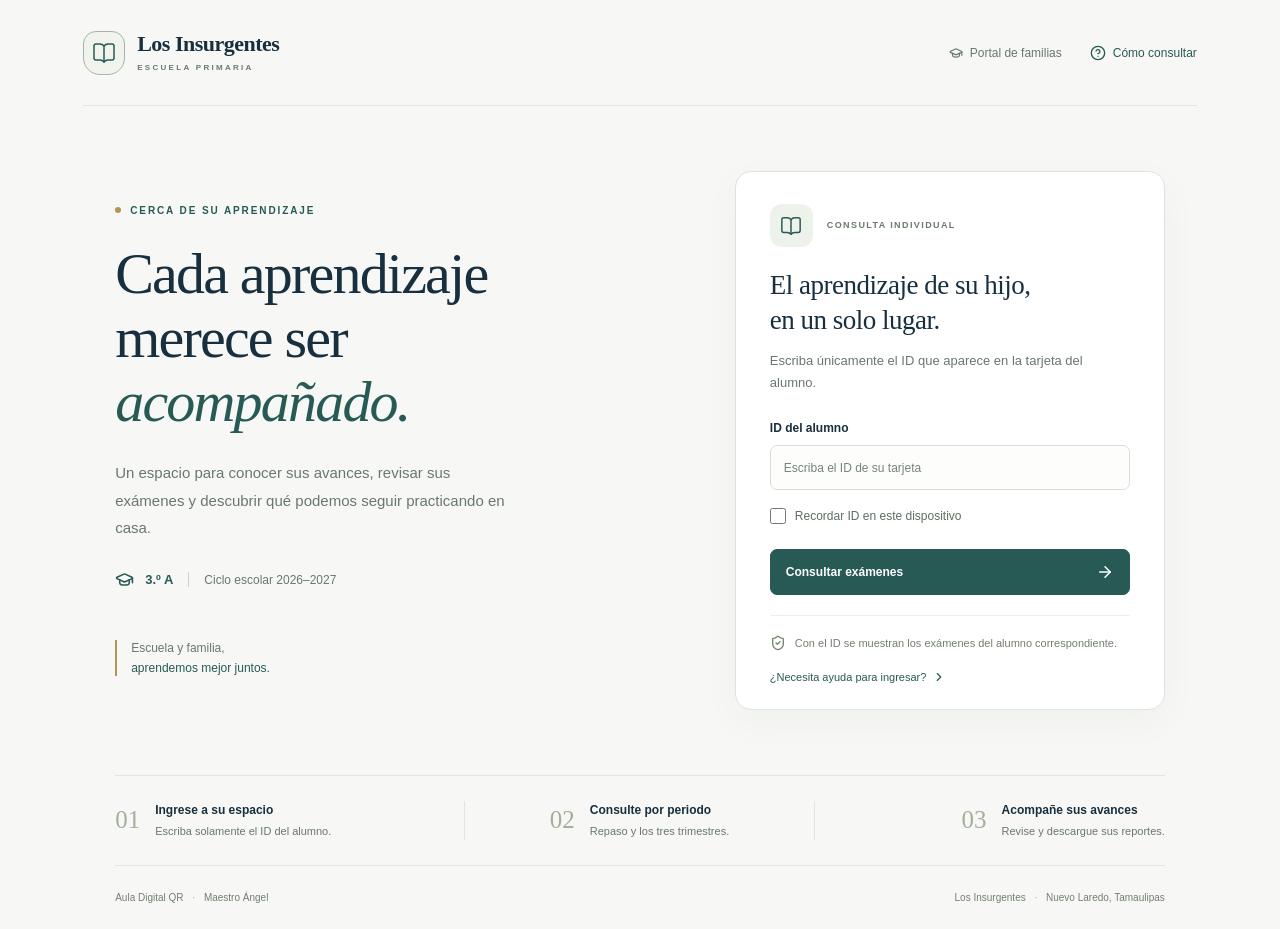
<file: index.html>
<!doctype html>
<html lang="es-MX">
  <head>
    <meta charset="UTF-8" />
    <meta name="viewport" content="width=device-width, initial-scale=1, viewport-fit=cover" />
    <meta name="theme-color" content="#275a54" />
    <meta name="description" content="Portal de exámenes revisados para las familias de 3.º A, Escuela Primaria Los Insurgentes." />
    <meta name="robots" content="noindex, nofollow, noarchive" />
    <meta name="referrer" content="no-referrer" />
    <title>Exámenes | Los Insurgentes · 3.º A</title>
    <style>body{margin:0;background:#f7f8f5;color:#172f3e;font-family:Arial,sans-serif}.initial-loading{min-height:70vh;display:grid;place-content:center;text-align:center;gap:12px;padding:30px}.initial-loading strong{font:28px Georgia,serif}.initial-loading p{font-size:14px;color:#647768}</style>
    <script type="module" crossorigin src="./assets/index-trimestre1-7f6f3061465d.js"></script>
    <link rel="stylesheet" crossorigin href="./assets/index-BqM36BnK.css">
  </head>
  <body>
    <div id="root"><div class="initial-loading"><strong>Los Insurgentes · 3.º A</strong><p>Preparando su consulta…</p></div></div>
    <noscript><p style="padding:30px">Active JavaScript en su navegador para consultar el examen con el ID de su tarjeta.</p></noscript>
  </body>
</html>
</file>
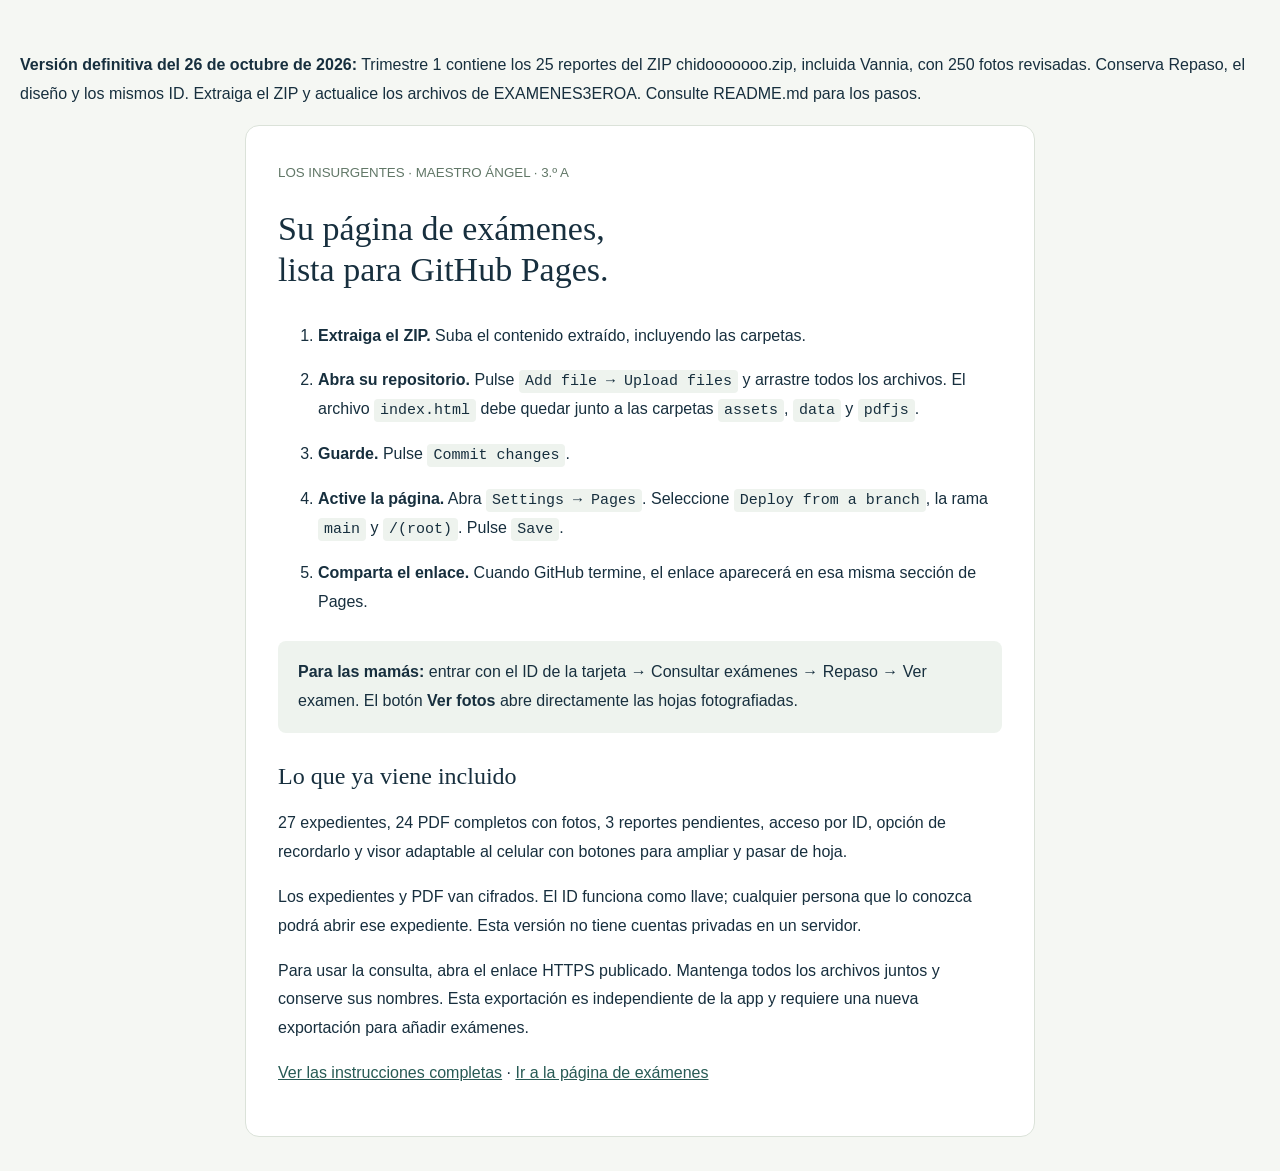
<file: INSTRUCCIONES.html>
<!doctype html>
<html lang="es-MX"><head><meta charset="utf-8"><meta name="viewport" content="width=device-width, initial-scale=1"><meta name="robots" content="noindex,nofollow"><title>Cómo publicar · Exámenes 3.º A</title><style>*{box-sizing:border-box}body{margin:0;padding:35px 20px;background:#f5f7f3;color:#172f3e;font:16px/1.8 Arial,sans-serif}main{max-width:790px;margin:auto;background:white;border:1px solid #dbe2d9;border-radius:14px;padding:32px}h1{font:34px/1.2 Georgia,serif}h2{font:24px Georgia,serif;margin-top:30px}li{padding:8px 0}code{font-size:15px;background:#eef3ee;padding:3px 6px;border-radius:4px}a{color:#275a54}aside{padding:17px 20px;background:#eef3ee;border-radius:8px}small{color:#617767}@media(max-width:500px){body{padding:14px}main{padding:22px}h1{font-size:29px}}</style></head><body><p><strong>Versión definitiva del 26 de octubre de 2026:</strong> Trimestre 1 contiene los 25 reportes del ZIP chidooooooo.zip, incluida Vannia, con 250 fotos revisadas. Conserva Repaso, el diseño y los mismos ID. Extraiga el ZIP y actualice los archivos de EXAMENES3EROA. Consulte README.md para los pasos.</p><main><small>LOS INSURGENTES · MAESTRO ÁNGEL · 3.º A</small><h1>Su página de exámenes,<br>lista para GitHub Pages.</h1><ol><li><strong>Extraiga el ZIP.</strong> Suba el contenido extraído, incluyendo las carpetas.</li><li><strong>Abra su repositorio.</strong> Pulse <code>Add file → Upload files</code> y arrastre todos los archivos. El archivo <code>index.html</code> debe quedar junto a las carpetas <code>assets</code>, <code>data</code> y <code>pdfjs</code>.</li><li><strong>Guarde.</strong> Pulse <code>Commit changes</code>.</li><li><strong>Active la página.</strong> Abra <code>Settings → Pages</code>. Seleccione <code>Deploy from a branch</code>, la rama <code>main</code> y <code>/(root)</code>. Pulse <code>Save</code>.</li><li><strong>Comparta el enlace.</strong> Cuando GitHub termine, el enlace aparecerá en esa misma sección de Pages.</li></ol><aside><strong>Para las mamás:</strong> entrar con el ID de la tarjeta → Consultar exámenes → Repaso → Ver examen. El botón <strong>Ver fotos</strong> abre directamente las hojas fotografiadas.</aside><h2>Lo que ya viene incluido</h2><p>27 expedientes, 24 PDF completos con fotos, 3 reportes pendientes, acceso por ID, opción de recordarlo y visor adaptable al celular con botones para ampliar y pasar de hoja.</p><p>Los expedientes y PDF van cifrados. El ID funciona como llave; cualquier persona que lo conozca podrá abrir ese expediente. Esta versión no tiene cuentas privadas en un servidor.</p><p>Para usar la consulta, abra el enlace HTTPS publicado. Mantenga todos los archivos juntos y conserve sus nombres. Esta exportación es independiente de la app y requiere una nueva exportación para añadir exámenes.</p><p><a href="README.md">Ver las instrucciones completas</a> · <a href="index.html">Ir a la página de exámenes</a></p></main></body></html>
</file>
<file: assets/index-BqM36BnK.css>
/*! tailwindcss v4.2.1 | MIT License | https://tailwindcss.com */
@layer properties{@supports (((-webkit-hyphens:none)) and (not (margin-trim:inline))) or ((-moz-orient:inline) and (not (color:rgb(from red r g b)))){*,:before,:after{--tw-rotate-x:initial;--tw-rotate-y:initial;--tw-rotate-z:initial;--tw-skew-x:initial;--tw-skew-y:initial;--tw-border-style:solid;--tw-shadow:0 0 #0000;--tw-shadow-color:initial;--tw-shadow-alpha:100%;--tw-inset-shadow:0 0 #0000;--tw-inset-shadow-color:initial;--tw-inset-shadow-alpha:100%;--tw-ring-color:initial;--tw-ring-shadow:0 0 #0000;--tw-inset-ring-color:initial;--tw-inset-ring-shadow:0 0 #0000;--tw-ring-inset:initial;--tw-ring-offset-width:0px;--tw-ring-offset-color:#fff;--tw-ring-offset-shadow:0 0 #0000;--tw-outline-style:solid;--tw-blur:initial;--tw-brightness:initial;--tw-contrast:initial;--tw-grayscale:initial;--tw-hue-rotate:initial;--tw-invert:initial;--tw-opacity:initial;--tw-saturate:initial;--tw-sepia:initial;--tw-drop-shadow:initial;--tw-drop-shadow-color:initial;--tw-drop-shadow-alpha:100%;--tw-drop-shadow-size:initial;--tw-backdrop-blur:initial;--tw-backdrop-brightness:initial;--tw-backdrop-contrast:initial;--tw-backdrop-grayscale:initial;--tw-backdrop-hue-rotate:initial;--tw-backdrop-invert:initial;--tw-backdrop-opacity:initial;--tw-backdrop-saturate:initial;--tw-backdrop-sepia:initial}::backdrop{--tw-rotate-x:initial;--tw-rotate-y:initial;--tw-rotate-z:initial;--tw-skew-x:initial;--tw-skew-y:initial;--tw-border-style:solid;--tw-shadow:0 0 #0000;--tw-shadow-color:initial;--tw-shadow-alpha:100%;--tw-inset-shadow:0 0 #0000;--tw-inset-shadow-color:initial;--tw-inset-shadow-alpha:100%;--tw-ring-color:initial;--tw-ring-shadow:0 0 #0000;--tw-inset-ring-color:initial;--tw-inset-ring-shadow:0 0 #0000;--tw-ring-inset:initial;--tw-ring-offset-width:0px;--tw-ring-offset-color:#fff;--tw-ring-offset-shadow:0 0 #0000;--tw-outline-style:solid;--tw-blur:initial;--tw-brightness:initial;--tw-contrast:initial;--tw-grayscale:initial;--tw-hue-rotate:initial;--tw-invert:initial;--tw-opacity:initial;--tw-saturate:initial;--tw-sepia:initial;--tw-drop-shadow:initial;--tw-drop-shadow-color:initial;--tw-drop-shadow-alpha:100%;--tw-drop-shadow-size:initial;--tw-backdrop-blur:initial;--tw-backdrop-brightness:initial;--tw-backdrop-contrast:initial;--tw-backdrop-grayscale:initial;--tw-backdrop-hue-rotate:initial;--tw-backdrop-invert:initial;--tw-backdrop-opacity:initial;--tw-backdrop-saturate:initial;--tw-backdrop-sepia:initial}}}@layer theme{:root,:host{--font-sans:ui-sans-serif, system-ui, sans-serif, "Apple Color Emoji", "Segoe UI Emoji", "Segoe UI Symbol", "Noto Color Emoji";--font-mono:ui-monospace, SFMono-Regular, Menlo, Monaco, Consolas, "Liberation Mono", "Courier New", monospace;--spacing:.25rem;--default-font-family:var(--font-sans);--default-mono-font-family:var(--font-mono)}}@layer base{*,:after,:before{box-sizing:border-box;border:0 solid;margin:0;padding:0}::backdrop{box-sizing:border-box;border:0 solid;margin:0;padding:0}::-webkit-file-upload-button{box-sizing:border-box;border:0 solid;margin:0;padding:0}::file-selector-button{box-sizing:border-box;border:0 solid;margin:0;padding:0}html,:host{-webkit-text-size-adjust:100%;-moz-tab-size:4;tab-size:4;line-height:1.5;font-family:var(--default-font-family,ui-sans-serif, system-ui, sans-serif, "Apple Color Emoji", "Segoe UI Emoji", "Segoe UI Symbol", "Noto Color Emoji");font-feature-settings:var(--default-font-feature-settings,normal);font-variation-settings:var(--default-font-variation-settings,normal);-webkit-tap-highlight-color:transparent}hr{height:0;color:inherit;border-top-width:1px}abbr:where([title]){-webkit-text-decoration:underline dotted;text-decoration:underline dotted}h1,h2,h3,h4,h5,h6{font-size:inherit;font-weight:inherit}a{color:inherit;-webkit-text-decoration:inherit;-webkit-text-decoration:inherit;-webkit-text-decoration:inherit;-webkit-text-decoration:inherit;text-decoration:inherit}b,strong{font-weight:bolder}code,kbd,samp,pre{font-family:var(--default-mono-font-family,ui-monospace, SFMono-Regular, Menlo, Monaco, Consolas, "Liberation Mono", "Courier New", monospace);font-feature-settings:var(--default-mono-font-feature-settings,normal);font-variation-settings:var(--default-mono-font-variation-settings,normal);font-size:1em}small{font-size:80%}sub,sup{vertical-align:baseline;font-size:75%;line-height:0;position:relative}sub{bottom:-.25em}sup{top:-.5em}table{text-indent:0;border-color:inherit;border-collapse:collapse}:-moz-focusring{outline:auto}progress{vertical-align:baseline}summary{display:list-item}ol,ul,menu{list-style:none}img,svg,video,canvas,audio,iframe,embed,object{vertical-align:middle;display:block}img,video{max-width:100%;height:auto}button,input,select,optgroup,textarea{font:inherit;font-feature-settings:inherit;font-variation-settings:inherit;letter-spacing:inherit;color:inherit;opacity:1;background-color:#0000;border-radius:0}::-webkit-file-upload-button{font:inherit;font-feature-settings:inherit;font-variation-settings:inherit;letter-spacing:inherit;color:inherit;opacity:1;background-color:#0000;border-radius:0}::file-selector-button{font:inherit;font-feature-settings:inherit;font-variation-settings:inherit;letter-spacing:inherit;color:inherit;opacity:1;background-color:#0000;border-radius:0}:where(select:-webkit-any([multiple],[size])) optgroup{font-weight:bolder}:where(select:is([multiple],[size])) optgroup{font-weight:bolder}:where(select:-webkit-any([multiple],[size])) optgroup option{padding-inline-start:20px}:where(select:is([multiple],[size])) optgroup option{padding-inline-start:20px}::-webkit-file-upload-button{margin-inline-end:4px}::file-selector-button{margin-inline-end:4px}::placeholder{opacity:1}@supports (not ((-webkit-appearance:-apple-pay-button))) or (contain-intrinsic-size:1px){::placeholder{color:currentColor}@supports (color:color-mix(in lab, red, red)){::placeholder{color:color-mix(in oklab, currentcolor 50%, transparent)}}}textarea{resize:vertical}::-webkit-search-decoration{-webkit-appearance:none}::-webkit-date-and-time-value{min-height:1lh;text-align:inherit}::-webkit-datetime-edit{display:inline-flex}::-webkit-datetime-edit-fields-wrapper{padding:0}::-webkit-datetime-edit{padding-block-start:0;padding-block-end:0}::-webkit-datetime-edit-year-field{padding-block-start:0;padding-block-end:0}::-webkit-datetime-edit-month-field{padding-block-start:0;padding-block-end:0}::-webkit-datetime-edit-day-field{padding-block-start:0;padding-block-end:0}::-webkit-datetime-edit-hour-field{padding-block-start:0;padding-block-end:0}::-webkit-datetime-edit-minute-field{padding-block-start:0;padding-block-end:0}::-webkit-datetime-edit-second-field{padding-block-start:0;padding-block-end:0}::-webkit-datetime-edit-millisecond-field{padding-block-start:0;padding-block-end:0}::-webkit-datetime-edit-meridiem-field{padding-block-start:0;padding-block-end:0}::-webkit-calendar-picker-indicator{line-height:1}:-moz-ui-invalid{box-shadow:none}button{-webkit-appearance:button;appearance:button}input:where([type=button],[type=reset],[type=submit]){-webkit-appearance:button;appearance:button}::-webkit-file-upload-button{-webkit-appearance:button;appearance:button}::file-selector-button{-webkit-appearance:button;appearance:button}::-webkit-inner-spin-button{height:auto}::-webkit-outer-spin-button{height:auto}[hidden]:where(:not([hidden=until-found])){display:none!important}}@layer components;@layer utilities{.invisible{visibility:hidden}.visible{visibility:visible}.absolute{position:absolute}.relative{position:relative}.static{position:static}.start:not(:-webkit-any(:lang(ae),:lang(ar),:lang(arc),:lang(bcc),:lang(bqi),:lang(ckb),:lang(dv),:lang(fa),:lang(glk),:lang(he),:lang(ku),:lang(mzn),:lang(nqo),:lang(pnb),:lang(ps),:lang(sd),:lang(ug),:lang(ur),:lang(yi))){left:var(--spacing)}.start:not(:is(:lang(ae),:lang(ar),:lang(arc),:lang(bcc),:lang(bqi),:lang(ckb),:lang(dv),:lang(fa),:lang(glk),:lang(he),:lang(ku),:lang(mzn),:lang(nqo),:lang(pnb),:lang(ps),:lang(sd),:lang(ug),:lang(ur),:lang(yi))){left:var(--spacing)}.start:-webkit-any(:lang(ae),:lang(ar),:lang(arc),:lang(bcc),:lang(bqi),:lang(ckb),:lang(dv),:lang(fa),:lang(glk),:lang(he),:lang(ku),:lang(mzn),:lang(nqo),:lang(pnb),:lang(ps),:lang(sd),:lang(ug),:lang(ur),:lang(yi)){right:var(--spacing)}.start:is(:lang(ae),:lang(ar),:lang(arc),:lang(bcc),:lang(bqi),:lang(ckb),:lang(dv),:lang(fa),:lang(glk),:lang(he),:lang(ku),:lang(mzn),:lang(nqo),:lang(pnb),:lang(ps),:lang(sd),:lang(ug),:lang(ur),:lang(yi)){right:var(--spacing)}.end:not(:-webkit-any(:lang(ae),:lang(ar),:lang(arc),:lang(bcc),:lang(bqi),:lang(ckb),:lang(dv),:lang(fa),:lang(glk),:lang(he),:lang(ku),:lang(mzn),:lang(nqo),:lang(pnb),:lang(ps),:lang(sd),:lang(ug),:lang(ur),:lang(yi))){right:var(--spacing)}.end:not(:is(:lang(ae),:lang(ar),:lang(arc),:lang(bcc),:lang(bqi),:lang(ckb),:lang(dv),:lang(fa),:lang(glk),:lang(he),:lang(ku),:lang(mzn),:lang(nqo),:lang(pnb),:lang(ps),:lang(sd),:lang(ug),:lang(ur),:lang(yi))){right:var(--spacing)}.end:-webkit-any(:lang(ae),:lang(ar),:lang(arc),:lang(bcc),:lang(bqi),:lang(ckb),:lang(dv),:lang(fa),:lang(glk),:lang(he),:lang(ku),:lang(mzn),:lang(nqo),:lang(pnb),:lang(ps),:lang(sd),:lang(ug),:lang(ur),:lang(yi)){left:var(--spacing)}.end:is(:lang(ae),:lang(ar),:lang(arc),:lang(bcc),:lang(bqi),:lang(ckb),:lang(dv),:lang(fa),:lang(glk),:lang(he),:lang(ku),:lang(mzn),:lang(nqo),:lang(pnb),:lang(ps),:lang(sd),:lang(ug),:lang(ur),:lang(yi)){left:var(--spacing)}.container{width:100%}@media (min-width:40rem){.container{max-width:40rem}}@media (min-width:48rem){.container{max-width:48rem}}@media (min-width:64rem){.container{max-width:64rem}}@media (min-width:80rem){.container{max-width:80rem}}@media (min-width:96rem){.container{max-width:96rem}}.block{display:block}.contents{display:contents}.flex{display:flex}.hidden{display:none}.inline{display:inline}.table{display:table}.table-cell{display:table-cell}.transform{transform:var(--tw-rotate-x,) var(--tw-rotate-y,) var(--tw-rotate-z,) var(--tw-skew-x,) var(--tw-skew-y,)}.resize{resize:both}.truncate{text-overflow:ellipsis;white-space:nowrap;overflow:hidden}.border{border-style:var(--tw-border-style);border-width:1px}.italic{font-style:italic}.line-through{text-decoration-line:line-through}.overline{text-decoration-line:overline}.underline{text-decoration-line:underline}.ring{--tw-ring-shadow:var(--tw-ring-inset,) 0 0 0 calc(1px + var(--tw-ring-offset-width)) var(--tw-ring-color,currentcolor);box-shadow:var(--tw-inset-shadow), var(--tw-inset-ring-shadow), var(--tw-ring-offset-shadow), var(--tw-ring-shadow), var(--tw-shadow)}.outline{outline-style:var(--tw-outline-style);outline-width:1px}.blur{--tw-blur:blur(8px);filter:var(--tw-blur,) var(--tw-brightness,) var(--tw-contrast,) var(--tw-grayscale,) var(--tw-hue-rotate,) var(--tw-invert,) var(--tw-saturate,) var(--tw-sepia,) var(--tw-drop-shadow,)}.filter{filter:var(--tw-blur,) var(--tw-brightness,) var(--tw-contrast,) var(--tw-grayscale,) var(--tw-hue-rotate,) var(--tw-invert,) var(--tw-saturate,) var(--tw-sepia,) var(--tw-drop-shadow,)}.filter\!{filter:var(--tw-blur,) var(--tw-brightness,) var(--tw-contrast,) var(--tw-grayscale,) var(--tw-hue-rotate,) var(--tw-invert,) var(--tw-saturate,) var(--tw-sepia,) var(--tw-drop-shadow,)!important}.backdrop-filter{-webkit-backdrop-filter:var(--tw-backdrop-blur,) var(--tw-backdrop-brightness,) var(--tw-backdrop-contrast,) var(--tw-backdrop-grayscale,) var(--tw-backdrop-hue-rotate,) var(--tw-backdrop-invert,) var(--tw-backdrop-opacity,) var(--tw-backdrop-saturate,) var(--tw-backdrop-sepia,);backdrop-filter:var(--tw-backdrop-blur,) var(--tw-backdrop-brightness,) var(--tw-backdrop-contrast,) var(--tw-backdrop-grayscale,) var(--tw-backdrop-hue-rotate,) var(--tw-backdrop-invert,) var(--tw-backdrop-opacity,) var(--tw-backdrop-saturate,) var(--tw-backdrop-sepia,)}}:root{--navy:#172f3e;--teal:#275a54;--muted:#69776f;--paper:#f7f8f5;--line:#e0e5df;--sage:#edf2eb;--gold:#b69356;--lightningcss-light:initial;--lightningcss-dark: ;color-scheme:light}*{box-sizing:border-box}body{background:var(--paper);color:var(--navy);-webkit-font-smoothing:antialiased;margin:0;font-family:Arial,Helvetica,sans-serif;font-size:14px;line-height:1.5}button,input,a{-webkit-tap-highlight-color:transparent;font:inherit}button{cursor:pointer;color:inherit;background:0 0;border:0}button:disabled{cursor:wait;opacity:.65}a{color:inherit;text-decoration:none}button:focus-visible{outline-offset:4px;outline:3px solid #9cae85}a:focus-visible{outline-offset:4px;outline:3px solid #9cae85}input:focus{outline-offset:1px;outline:2px solid #9cae85}h1,h2,h3,h4,p{margin:0}i{color:#a2aaa5;margin:0 8px;font-style:normal}.skip-link{background:var(--navy);color:#fff;z-index:100;padding:10px;position:absolute;top:-70px;left:10px}.skip-link:focus{top:10px}.brand{white-space:nowrap;align-items:center;gap:12px;display:flex}.brand-mark{width:42px;height:44px;color:var(--teal);background:#f1f4ed;border:1px solid #a6b4a6;border-radius:13px 13px 17px 17px;place-items:center;display:grid}.brand strong{letter-spacing:-.5px;font:600 22px/1.15 Georgia,serif;display:block}.brand small{letter-spacing:2.3px;color:#6b7976;margin-top:5px;font-size:8px;font-weight:700;display:block}.entry-page{flex-direction:column;max-width:1600px;min-height:100vh;margin:0 auto;display:flex}.entry-header{border-bottom:1px solid var(--line);justify-content:space-between;align-items:center;height:106px;margin:0 6.5%;display:flex}.header-actions{align-items:center;gap:28px;display:flex}.family-label{color:var(--muted);align-items:center;gap:7px;font-size:12px;display:flex}.help-link{color:var(--teal);align-items:center;gap:7px;padding:8px 0;font-size:12px;display:flex}.help-link:hover{text-decoration:underline}.entry-main{flex:1;grid-template-columns:1.15fr 1fr;align-items:center;gap:10%;padding:65px 9%;display:grid}.eyebrow{letter-spacing:1.9px;color:var(--teal);align-items:center;gap:9px;font-size:10px;font-weight:700;display:flex}.eyebrow>span{background:var(--gold);border-radius:50%;width:6px;height:6px;display:inline-block}.entry-story h1{letter-spacing:-1.8px;margin:24px 0;font:58px/1.11 Georgia,serif}.entry-story h1 em{color:var(--teal);font-weight:400}.entry-story>p{max-width:405px;color:var(--muted);font-size:15px;line-height:1.85}.group-tag{color:var(--teal);align-items:center;gap:11px;margin-top:28px;font-size:12px;display:flex}.group-tag strong{font-size:13px}.tag-separator{background:#cdd5cd;width:1px;height:15px;margin:0 4px}.group-tag>span:last-child{color:var(--muted)}.entry-note{color:var(--muted);align-items:center;gap:14px;margin-top:48px;font-size:12px;line-height:1.7;display:flex}.note-rule{background:var(--gold);width:2px;height:36px}.entry-note strong{color:var(--teal);font-weight:500}.access-card{background:#fff;border:1px solid #dee4db;border-radius:16px;justify-self:end;width:100%;max-width:430px;padding:32px 34px 22px;box-shadow:0 12px 40px #1e362309}.access-card-top{align-items:center;gap:14px;margin-bottom:21px;display:flex}.access-icon{background:var(--sage);color:var(--teal);border-radius:12px;place-items:center;width:43px;height:43px;display:grid}.micro-label{letter-spacing:1.4px;color:#6b796a;font-size:9px;font-weight:700}.access-card h2{letter-spacing:-.5px;font:27px/1.3 Georgia,serif}.access-subtitle{color:var(--muted);margin:12px 0 25px;font-size:13px;line-height:1.7}.access-card label{margin-bottom:8px;font-size:12px;font-weight:600;display:block}.access-card input{width:100%;height:45px;color:var(--navy);letter-spacing:.3px;background:#fdfefb;border:1px solid #d9dfd8;border-radius:7px;padding:0 13px;font-size:13px}.access-card input::placeholder{color:#788379;letter-spacing:0;font-size:12px}.key-label{justify-content:space-between;align-items:center;margin-top:20px;display:flex}.key-label>span{color:#78847c;margin-bottom:8px;font-size:10px}.key-field{position:relative}.key-field input{padding-right:42px}.reveal-key{color:#7c8980;place-items:center;width:38px;height:39px;display:grid;position:absolute;top:3px;right:5px}.primary-button,.secondary-button{border-radius:7px;justify-content:center;align-items:center;gap:9px;min-height:42px;padding:10px 17px;font-size:12px;font-weight:600;transition:background .15s;display:inline-flex}.primary-button{background:var(--teal);color:#fff;border:1px solid var(--teal)}.primary-button:hover{background:#19423d}.secondary-button{color:var(--navy);background:#fff;border:1px solid #dbe2da}.secondary-button:hover{background:#f1f4ee}.access-submit{justify-content:space-between;width:100%;min-height:46px;margin-top:24px;padding:12px 15px}.access-footnote{border-top:1px solid #edf0ea;align-items:flex-start;gap:9px;margin-top:20px;padding-top:18px;display:flex}.access-footnote svg{color:#73846e;flex-shrink:0;margin-top:1px}.access-footnote p{color:#737e70;font-size:11px;line-height:1.7}.text-button{color:var(--teal);align-items:center;gap:6px;font-size:11px;font-weight:500;display:inline-flex}.text-button:hover{text-decoration:underline}.access-help{margin-top:16px;padding:0;font-size:11px}.form-error{color:#933c29;background:#fff3ed;border-radius:6px;margin-top:14px;padding:10px 12px;font-size:12px;line-height:1.6}.entry-steps{border-top:1px solid var(--line);border-bottom:1px solid var(--line);grid-template-columns:repeat(3,1fr);margin:0 9%;padding:25px 0;display:grid}.entry-steps>div{border-right:1px solid var(--line);justify-content:center;align-items:center;gap:15px;display:flex}.entry-steps>div:first-child{justify-content:flex-start}.entry-steps>div:last-child{border-right:0;justify-content:flex-end}.step-number{color:#a5ae98;font:25px Georgia,serif}.entry-steps h3{font-size:12px;font-weight:600}.entry-steps p{color:var(--muted);margin-top:4px;font-size:11px}.entry-footer{color:#737f70;justify-content:space-between;padding:24px 9%;font-size:10px;display:flex}.entry-footer i{margin:0 6px}.portal-layout{min-height:100vh;display:flex}.sidebar{border-right:1px solid var(--line);background:#fff;flex-direction:column;flex-shrink:0;width:248px;height:100dvh;padding:31px 22px 23px;display:flex;position:fixed;top:0;bottom:0;left:0;right:auto}.sidebar .brand{gap:10px}.sidebar .brand strong{font-size:21px}.sidebar .brand small{letter-spacing:2px;font-size:7px}.sidebar .brand-mark{flex-shrink:0;width:38px;height:40px}.sidebar-title{letter-spacing:1.8px;color:#7e8b79;margin:50px 13px 18px;font-size:9px;font-weight:600}.sidebar nav{flex-direction:column;gap:7px;display:flex}.nav-item{color:#6f7d6c;text-align:left;border-radius:7px;align-items:center;gap:12px;width:100%;padding:13px 14px;font-size:13px;transition:background .15s;display:flex}.nav-item:hover{background:#f8faf5}.nav-item.active{color:#2d594d;background:#eaf0e7;font-weight:600}.nav-count{color:#778674;border-radius:4px;margin-left:auto;padding:1px 6px;font-size:10px}.nav-item.active .nav-count{color:#47785e;background:#fff}.sidebar-note{color:#95a18c;margin:auto 13px 35px;padding-top:45px}.sidebar-note p{margin-top:12px;font:20px/1.5 Georgia,serif}.sidebar-note strong{color:#526a59;font-style:italic;font-weight:400}.teacher{border-top:1px solid var(--line);align-items:center;gap:10px;padding:23px 4px 16px;display:flex}.teacher-avatar{color:#8e7954;background:#f2f0e8;border-radius:50%;place-items:center;width:34px;height:34px;font:16px Georgia,serif;display:grid}.teacher strong{font-size:12px;font-weight:600;display:block}.teacher small{color:var(--muted);margin-top:3px;font-size:10px;display:block}.sidebar-help{color:#74816d;gap:8px;padding-left:5px;font-size:11px}.portal-content{width:calc(100% - 248px);margin-left:248px}.portal-header{border-bottom:1px solid var(--line);background:#fff;justify-content:space-between;align-items:center;height:78px;padding:0 45px;display:flex}.breadcrumb{color:#7d8978;align-items:center;gap:10px;font-size:11px;display:flex}.breadcrumb strong{color:#687b6a;font-weight:500}.portal-header-right{align-items:center;gap:24px;display:flex}.school-cycle{color:#7d8875;font-size:11px}.logout{color:#6b7a6c;border:1px solid #e2e6df;border-radius:6px;align-items:center;gap:7px;padding:8px 10px;font-size:11px;display:flex}.logout:hover{background:var(--sage)}.dashboard{max-width:1190px;margin:0 auto;padding:39px 45px 20px}.dashboard-intro{justify-content:space-between;align-items:center;gap:12px;display:flex}.dashboard-intro h1{letter-spacing:-.8px;margin:10px 0 8px;font:34px/1.25 Georgia,serif}.dashboard-intro p{color:var(--muted);font-size:12px}.dashboard-intro .eyebrow{letter-spacing:1.5px;font-size:9px}.private-chip{color:#6f8069;white-space:nowrap;background:#f3f6ee;border:1px solid #dbe3d8;border-radius:6px;align-items:center;gap:6px;padding:7px 10px;font-size:10px;display:flex}.student-strip{border:1px solid var(--line);background:#fff;border-radius:9px;align-items:center;gap:15px;margin-top:26px;padding:20px 22px;display:flex}.student-avatar{color:#64785f;background:#eef1e9;border-radius:50%;flex-shrink:0;place-items:center;width:45px;height:45px;font:19px Georgia,serif;display:grid}.student-info .micro-label{letter-spacing:1.3px;font-size:8px}.student-info h2{margin:2px 0;font-size:15px;font-weight:600;line-height:1.6}.student-info p{color:#6e7c67;letter-spacing:.3px;font-size:10px}.student-info i{margin:0 7px}.student-school{color:#728268;white-space:nowrap;align-items:center;gap:6px;margin-left:auto;font-size:10px;display:flex}.period-heading{justify-content:space-between;align-items:flex-end;margin:31px 0 20px;display:flex}.period-heading .micro-label{letter-spacing:1.5px;font-size:8px}.period-heading h2{letter-spacing:-.4px;margin-top:6px;font:27px/1.2 Georgia,serif}.period-count{color:#78866f;padding-bottom:4px;font-size:10px}.exam-heading{align-items:center;gap:12px;margin-bottom:21px;display:flex}.exam-icon{color:#6c845f;background:#e9eee4;border:1px solid #dfe5d9;border-radius:9px;flex-shrink:0;place-items:center;width:43px;height:43px;display:grid}.exam-heading h3{max-width:520px;font-size:14px;font-weight:600;line-height:1.5}.exam-heading p{color:#718169;flex-wrap:wrap;align-items:center;gap:6px;margin-top:5px;font-size:10px;display:flex}.exam-heading p>span{margin:0 4px}.status-tag{color:#537442;white-space:nowrap;background:#f0f5e9;border:1px solid #dbe5d1;border-radius:5px;align-items:center;gap:5px;margin-left:auto;padding:5px 9px;font-size:10px;display:flex}.status-tag.pending{color:#927541;background:#faf4e6;border-color:#eadfc6}.result-grid{grid-template-columns:.88fr 1.6fr;gap:17px;display:grid}.score-card{background:var(--navy);color:#fff;border:1px solid var(--navy);border-radius:9px;padding:22px 25px}.score-card .micro-label{letter-spacing:1.3px;color:#b5c1bf;font-size:9px}.score-number{letter-spacing:-2px;margin:17px 0 6px;font:61px/1 Georgia,serif}.score-number>span{color:#b2c0be;letter-spacing:0;margin-left:11px;font:20px Georgia,serif}.score-note{color:#c2cecb;font-size:11px}.score-divider{background:#ffffff24;height:1px;margin:23px 0 14px}.score-stats{justify-content:space-between;gap:14px;display:flex}.score-stats>div>span{align-items:center;gap:5px;font-size:18px;display:flex}.score-stats>div:first-child>span{color:#bac9a4}.score-stats small{color:#b7c5c2;margin-top:2px;font-size:10px;display:block}.learning-card{border:1px solid var(--line);background:#fff;border-radius:9px;flex-direction:column;justify-content:space-between;padding:22px 24px;display:flex}.card-title{color:#7b8e6c;justify-content:space-between;align-items:center;margin-bottom:5px;display:flex}.card-title .micro-label{letter-spacing:1.2px;font-size:9px}.learning-area{margin-top:17px}.learning-area>div:first-child{justify-content:space-between;align-items:center;gap:20px;display:flex}.learning-area h4{color:#526251;max-width:290px;font-size:12px;font-weight:500;line-height:1.6}.learning-area>div>span{white-space:nowrap;color:#6d7c62;font-size:11px}.learning-area>div>span>strong{color:#527448;font-weight:600}.progress-track{background:#eef1e9;border-radius:5px;height:5px;margin-top:10px;overflow:hidden}.progress-track>span{background:#8fa87b;border-radius:5px;height:100%;display:block}.learning-note{color:#758468;align-items:center;gap:7px;margin-top:22px;font-size:10px;line-height:1.6;display:flex}.learning-note svg{flex-shrink:0}.pdf-card{border:1px solid var(--line);background:#fff;border-radius:9px;align-items:center;gap:16px;margin-top:19px;padding:21px 22px;display:flex}.pdf-symbol{color:#ad9366;background:#f6f3eb;border:1px solid #ebe5d5;border-radius:6px;flex-direction:column;flex-shrink:0;justify-content:center;align-items:center;width:47px;height:58px;display:flex}.pdf-symbol>span{letter-spacing:1px;margin-top:2px;font-size:7px;font-weight:700}.pdf-description h3{font-size:13px;font-weight:600}.pdf-description p{color:#6f7e67;margin-top:4px;font-size:11px}.pdf-description>span{color:#78856a;margin-top:5px;font-size:10px;display:block}.pdf-description i{margin:0 5px}.pdf-actions{gap:8px;margin-left:auto;display:flex}.pdf-actions button{white-space:nowrap;min-height:38px;padding:9px 12px;font-size:11px}.practice-section{margin-top:31px}.practice-title{align-items:center;gap:10px;margin-bottom:15px;display:flex}.practice-title>span{color:#849773;background:#edf1e6;border-radius:50%;flex-shrink:0;place-items:center;width:33px;height:33px;display:grid}.practice-title h3{letter-spacing:-.2px;font:20px/1.4 Georgia,serif}.practice-title p{color:#748269;margin-top:3px;font-size:11px}.practice-grid{grid-template-columns:repeat(2,1fr);gap:17px;display:grid}.practice-grid article{background:#f3f5ed;border:1px solid #e4e7da;border-radius:8px;padding:18px 20px;position:relative}.practice-index{color:#8c9c73;margin-bottom:9px;font:20px Georgia,serif;display:block}.practice-grid h4{color:#5a6d49;font-size:12px;font-weight:600;line-height:1.5}.practice-grid p{color:#6a795b;margin-top:8px;font-size:12px;line-height:1.9}.family-message{border-top:1px solid var(--line);color:#788669;justify-content:center;align-items:center;gap:9px;margin-top:27px;padding-top:23px;display:flex}.family-message svg{flex-shrink:0}.family-message p{text-align:center;font-size:10px;line-height:1.6}.dashboard-footer{color:#758366;justify-content:space-between;align-items:center;margin-top:22px;font-size:9px;display:flex}.dashboard-footer i{margin:0 6px}.mobile-brand,.mobile-periods{display:none}.empty-state{border:1px solid var(--line);text-align:center;background:#fff;border-radius:10px;flex-direction:column;align-items:center;padding:48px 24px 44px;display:flex}.empty-icon{color:#8b9c78;background:#f1f4ec;border-radius:18px;place-items:center;width:65px;height:65px;margin-bottom:23px;display:grid}.empty-state h3{letter-spacing:-.6px;margin:14px 0;font:29px/1.3 Georgia,serif}.empty-state p{color:#6d7d61;max-width:370px;font-size:13px;line-height:1.9}.waiting-tag{color:#788768;align-items:center;gap:7px;margin:24px 0;font-size:11px;display:flex}.waiting-tag>span,.pending-dot{background:#b4a16c;border-radius:50%;width:5px;height:5px}.pending-state{border:1px solid var(--line);background:#fff;border-radius:10px;align-items:center;gap:20px;padding:31px;display:flex}.pending-state .empty-icon{flex-shrink:0;margin:0}.pending-state h3{margin-bottom:12px;font:24px Georgia,serif}.pending-state p{color:var(--muted);max-width:470px;font-size:13px;line-height:1.8}.pending-state div>span{color:#997d4c;margin-top:15px;font-size:11px;display:block}.help-dialog{border:1px solid var(--line);width:calc(100% - 32px);max-width:465px;color:var(--navy);border-radius:15px;padding:32px;box-shadow:0 20px 80px #12242f22}.help-dialog::backdrop{-webkit-backdrop-filter:blur(4px);backdrop-filter:blur(4px);background:#132c3e75}.pdf-dialog::backdrop{-webkit-backdrop-filter:blur(4px);backdrop-filter:blur(4px);background:#132c3e75}.dialog-close{color:#75816f;border-radius:7px;place-items:center;width:32px;height:32px;display:grid}.dialog-close:hover{background:#edf1e7}.help-dialog>.dialog-close{position:absolute;top:12px;right:12px}.help-dialog h2{margin-top:20px;font:27px/1.3 Georgia,serif}.help-dialog>p{color:var(--muted);margin-top:12px;font-size:13px;line-height:1.7}.help-dialog ol{gap:18px;margin:25px 0;padding-left:20px;display:grid}.help-dialog li{color:#7b8e6a;padding-left:5px;font-size:13px}.help-dialog li>strong{color:#3e5648;font-weight:600;display:block}.help-dialog li>span{color:var(--muted);margin-top:4px;font-size:12px;line-height:1.7;display:block}.help-notice{color:#6b7d58;background:#f2f4ec;border-radius:8px;align-items:flex-start;gap:10px;margin-bottom:20px;padding:14px;font-size:12px;line-height:1.8;display:flex}.help-notice svg{flex-shrink:0;margin-top:3px}.help-dialog>.primary-button{justify-content:space-between;width:100%}.pdf-dialog{border:1px solid var(--line);width:95vw;max-width:1100px;height:93dvh;color:var(--navy);background:#f7f8f4;border-radius:12px;padding:0;overflow:hidden}.pdf-dialog[open]{flex-direction:column;display:flex}.pdf-toolbar{border-bottom:1px solid var(--line);background:#fff;flex-shrink:0;justify-content:space-between;align-items:center;gap:12px;height:66px;padding:10px 20px;display:flex}.pdf-toolbar>span,.pdf-toolbar>div{align-items:center;gap:13px;display:flex}.pdf-toolbar>span{font-size:12px}.pdf-toolbar a{font-size:11px}.pdf-dialog iframe{background:#d7dcd8;border:0;flex:1;width:100%;min-height:0}.pdf-viewer-note{text-align:center;color:var(--muted);padding:10px;font-size:11px}.spin{animation:1s linear infinite spin}@keyframes spin{to{transform:rotate(360deg)}}@media (min-width:1500px){.entry-main{gap:14%;padding-left:12%;padding-right:12%}.entry-story h1{font-size:65px}.dashboard{padding-top:47px}.dashboard-intro h1{font-size:38px}}@media (max-width:1200px){.entry-main{gap:7%;padding:55px 7%}.entry-story h1{font-size:51px}.access-card{padding:29px 27px 22px}.entry-steps{margin:0 7%}.entry-footer{padding-left:7%;padding-right:7%}.dashboard{padding:30px 30px 20px}.portal-header{padding:0 30px}.sidebar{width:226px;padding:30px 18px 20px}.sidebar .brand strong{font-size:19px}.portal-content{width:calc(100% - 226px);margin-left:226px}.pdf-card{flex-wrap:wrap}.pdf-actions{width:100%;margin:7px 0 0 63px}.pdf-actions button{min-height:38px}.student-school{display:none}}@media (max-width:900px){.entry-main{gap:5%;padding:45px 6%}.entry-header{margin:0 6%}.entry-story h1{font-size:43px}.entry-story>p{font-size:13px}.entry-note{margin-top:30px}.entry-note p{font-size:11px}.entry-steps{margin:0 6%}.entry-steps>div{gap:10px}.entry-steps h3{font-size:11px}.entry-steps p{font-size:10px}.access-card h2{font-size:24px}.access-card{padding:25px 23px 20px}.entry-footer{font-size:9px}.dashboard-intro h1{font-size:30px}.private-chip{display:none}.sidebar{width:208px;padding:28px 13px 19px}.sidebar .brand strong{font-size:18px}.sidebar .brand-mark{width:34px}.sidebar .brand small{letter-spacing:1.7px;font-size:6px}.portal-content{width:calc(100% - 208px);margin-left:208px}.dashboard{padding-left:24px;padding-right:24px}.portal-header{padding:0 24px}.result-grid{grid-template-columns:1fr 1.45fr;gap:12px}.score-card{padding:20px}.score-number{font-size:55px}.score-stats{gap:8px}.learning-card{padding:20px}.score-stats small{font-size:9px}.exam-heading h3{font-size:13px}.exam-heading p{font-size:10px}.status-tag{padding:5px 7px;font-size:9px}.practice-grid{gap:12px}.practice-grid article{padding:16px}.school-cycle{display:none}}@media (max-width:700px){.entry-header{height:88px;margin:0 6%}.brand strong{font-size:20px}.brand small{font-size:7px}.brand-mark{width:37px;height:40px}.family-label{display:none}.header-actions{gap:0}.help-link{gap:5px;font-size:11px}.entry-main{grid-template-columns:1fr;gap:30px;padding:37px 7% 33px}.entry-story h1{letter-spacing:-1px;margin:16px 0;font-size:42px;line-height:1.12}.entry-story h1 br:nth-child(2){display:none}.entry-story>p{max-width:380px;font-size:13px;line-height:1.8}.entry-story .eyebrow{letter-spacing:1.6px;font-size:9px}.group-tag{margin-top:20px;font-size:11px}.group-tag strong{font-size:12px}.entry-note{display:none}.access-card{border-radius:12px;max-width:none;padding:26px 25px 21px}.access-card h2{font-size:26px}.access-card h2 br{display:none}.access-card-top{margin-bottom:16px}.access-subtitle{margin-top:10px;margin-bottom:22px}.access-card-top .micro-label{font-size:9px}.access-card input{height:47px;font-size:16px}.access-card label{font-size:13px}.entry-steps{grid-template-columns:1fr;margin:0 7%;padding:5px 0}.entry-steps>div,.entry-steps>div:first-child,.entry-steps>div:last-child{border:0;justify-content:flex-start;gap:16px;padding:15px 0}.entry-steps>div+div{border-top:1px solid #e7eae1}.entry-steps h3{font-size:12px}.entry-steps p{font-size:11px}.step-number{min-width:27px;font-size:25px}.entry-footer{flex-direction:column;gap:10px;padding:24px 7%;font-size:10px}.sidebar{display:none}.portal-content{width:100%;margin:0}.portal-header{height:50px;padding:0 22px}.breadcrumb{gap:7px;font-size:10px}.portal-header-right{gap:0}.logout{padding:5px 8px;font-size:10px}.logout svg{width:13px}.mobile-brand{justify-content:space-between;align-items:center;padding:21px 23px 0;display:flex}.mobile-brand .brand strong{font-size:21px}.mobile-brand .brand small{font-size:7px}.mobile-brand .brand-mark{width:37px;height:39px}.mobile-group{color:#6c815a;border:1px solid #dce3d4;border-radius:5px;padding:4px 9px;font-size:12px}.dashboard{padding:29px 22px 19px}.dashboard-intro .eyebrow{letter-spacing:1.4px;font-size:8px}.dashboard-intro h1{letter-spacing:-1px;margin:10px 0;font-size:31px}.dashboard-intro p{max-width:280px;font-size:12px;line-height:1.7}.student-strip{gap:12px;margin-top:23px;padding:17px 15px}.student-info h2{font-size:13px;line-height:1.6}.student-avatar{width:40px;height:40px;font-size:17px}.student-info p{font-size:10px}.student-info .micro-label{letter-spacing:1px;font-size:7px}.mobile-periods{border-bottom:1px solid var(--line);justify-content:space-between;gap:5px;margin-top:25px;display:flex}.mobile-periods button{white-space:nowrap;color:#6c7b5e;border-bottom:2px solid #0000;flex:1;padding:12px 2px 11px;font-size:11px}.mobile-periods button.active{border-color:var(--teal);color:var(--teal);font-weight:600}.period-heading{margin:26px 0 18px}.period-heading h2{font-size:27px}.period-heading .micro-label{letter-spacing:1.2px;font-size:7px}.period-count{font-size:10px}.exam-heading{align-items:flex-start;gap:10px;margin-bottom:16px;padding-bottom:31px;position:relative}.exam-heading h3{font-size:13px;line-height:1.6}.exam-icon{width:37px;height:40px}.exam-heading p{gap:4px;font-size:10px}.exam-heading p>span{margin:0 2px}.exam-heading p svg{width:11px}.status-tag{padding:3px 7px;font-size:9px;position:absolute;bottom:0;left:47px}.status-tag svg{width:11px}.result-grid{grid-template-columns:1fr;gap:13px}.score-card{padding:22px 23px;position:relative}.score-number{margin:17px 0 7px;font-size:62px;line-height:1}.score-number>span{font-size:22px}.score-divider{margin:22px 0 13px}.score-stats>div>span{font-size:18px}.score-stats small{font-size:11px}.score-stats{justify-content:flex-start;gap:42px}.score-card .micro-label{font-size:9px}.learning-card{padding:22px 23px}.learning-area h4{max-width:220px;font-size:13px}.learning-area{margin-top:22px}.learning-note{margin-top:26px;font-size:11px}.pdf-card{gap:13px;margin-top:15px;padding:20px 17px}.pdf-description h3{font-size:13px}.pdf-description p{font-size:11px;line-height:1.8}.pdf-description{flex:1;min-width:0}.pdf-description>span{font-size:10px}.pdf-symbol{width:41px;height:53px}.pdf-actions{gap:9px;width:100%;margin:7px 0 0}.pdf-actions button{flex:1;min-height:42px;padding:9px 7px;font-size:11px}.practice-section{margin-top:26px}.practice-title h3{max-width:240px;font-size:19px}.practice-title p{font-size:11px;line-height:1.7}.practice-grid{grid-template-columns:1fr;gap:12px}.practice-grid article{padding:18px 20px}.practice-grid p{font-size:13px;line-height:1.9}.practice-grid h4{font-size:13px}.practice-index{font-size:22px}.family-message{justify-content:flex-start;align-items:flex-start;gap:8px;padding:20px 5px 0}.family-message p{text-align:left;font-size:11px;line-height:1.8}.family-message svg{width:16px;margin-top:3px}.dashboard-footer{flex-direction:column;align-items:flex-start;gap:12px;margin-top:21px;font-size:10px}.empty-state{padding:35px 20px}.empty-state h3{font-size:26px}.empty-state p{font-size:12px}.pending-state{flex-direction:column;align-items:flex-start;gap:17px;padding:23px}.pending-state h3{font-size:24px;line-height:1.3}.pending-state p{font-size:12px}.pending-state .empty-icon{width:50px;height:50px;margin-bottom:2px}.help-dialog{padding:26px}.help-dialog h2{font-size:25px}.pdf-dialog{border-radius:0;width:100vw;max-width:none;height:100dvh;max-height:none;margin:0}.pdf-toolbar{align-items:flex-start;height:auto;min-height:64px;padding:8px 11px}.pdf-toolbar>span{gap:6px;margin-top:9px;font-size:10px}.pdf-toolbar>span>svg{width:15px}.pdf-toolbar>div{flex-wrap:wrap;justify-content:flex-end;gap:5px;max-width:210px}.pdf-toolbar a{min-height:31px;padding:6px 8px;font-size:10px}.pdf-toolbar .dialog-close{width:25px;height:31px}.pdf-toolbar .text-button{order:3;justify-content:flex-end;width:100%;padding:2px 5px}.pdf-viewer-note{padding:10px 18px;font-size:11px}.help-dialog ol{gap:16px}}@media (prefers-reduced-motion:reduce){*{scroll-behavior:auto!important;transition:none!important}.spin{animation:none}}.access-card .remember-option{cursor:pointer;color:#5c6f61;align-items:center;gap:9px;margin:17px 0 0;font-size:12px;font-weight:400;line-height:1.5;display:flex}.access-card .remember-option input{-webkit-appearance:auto;appearance:auto;accent-color:#275a54;flex-shrink:0;width:16px;height:16px;padding:0}.forget-id{color:#6b7a6c;text-underline-offset:3px;white-space:nowrap;padding:8px 2px;font-size:10px;text-decoration:underline}@media (max-width:700px){.portal-header-right{gap:10px}.access-card .remember-option{font-size:12px}.forget-id{font-size:9px}}dialog{margin:auto}.pdf-dialog{background:#e9eeeb}.exam-viewer-header{border-bottom:1px solid var(--line);background:#fff;flex-shrink:0;justify-content:space-between;align-items:center;gap:14px;padding:17px 22px;display:flex}.exam-viewer-header .micro-label{letter-spacing:1.5px;color:#6d7f71;font-size:8px}.exam-viewer-header h2{margin-top:4px;font:25px/1.2 Georgia,serif}.exam-viewer-actions{align-items:center;gap:8px;display:flex}.viewer-button{color:#294d43;white-space:nowrap;background:#fff;border:1px solid #d7e0d9;border-radius:7px;justify-content:center;align-items:center;gap:8px;min-height:44px;padding:10px 15px;font-size:13px;font-weight:600;line-height:1.3;text-decoration:none;display:inline-flex}.viewer-button svg{flex-shrink:0}.viewer-button:hover:not(:disabled){background:#eef3ef;border-color:#a2b9aa}.viewer-button:disabled{opacity:.4;cursor:default}.viewer-button:focus-visible{outline-offset:2px;outline:3px solid #719b88}.viewer-photo-link:focus-visible{outline-offset:2px;outline:3px solid #719b88}.exam-page-scroll:focus-visible{outline-offset:2px;outline:3px solid #719b88}.viewer-download{color:#fff;background:#275a54;border-color:#275a54}.viewer-download:hover{color:#fff;background:#1f4944!important}.viewer-close{color:#52655b;background:#f7f8f5}.exam-page-nav{background:#fff;flex-shrink:0;justify-content:space-between;align-items:center;gap:14px;padding:12px 22px 8px;display:flex}.exam-page-nav>.viewer-button{min-width:122px}.exam-page-count{text-align:center;min-width:100px}.exam-page-count strong{font-size:15px;font-weight:600;display:block}.exam-page-count span{color:#718074;margin-top:4px;font-size:11px;display:block}.viewer-next{background:#edf3ee;border-color:#c7d9cd}.exam-view-options{background:#fff;border-bottom:1px solid #d6e0d8;flex-shrink:0;justify-content:space-between;align-items:center;gap:10px;padding:0 22px 12px;display:flex}.viewer-photo-link{color:#275a54;text-underline-offset:4px;justify-content:center;align-items:center;gap:7px;min-height:44px;padding:9px 0;font-size:13px;font-weight:600;text-decoration:underline;display:flex}.exam-zoom{gap:5px;margin-left:auto;display:flex}.exam-zoom .viewer-button{padding:9px 12px;font-size:12px}.exam-zoom .zoom-reset{min-width:95px;font-weight:400}.exam-page-scroll{overscroll-behavior:contain;touch-action:pan-x pan-y pinch-zoom;-webkit-overflow-scrolling:touch;scrollbar-gutter:stable;flex:1;min-height:0;padding:20px;overflow:auto}.exam-paper{background:#fff;width:max-content;margin:0 auto;box-shadow:0 2px 12px #29463824}.exam-paper canvas{max-width:none;display:block}.exam-paper.is-loading{visibility:hidden}.exam-viewer-status{color:#465;pointer-events:none;background:#fff;border:1px solid #dae3dc;border-radius:10px;align-items:center;gap:13px;width:max-content;max-width:calc(100% - 40px);padding:20px 25px;font-size:14px;display:flex;position:absolute;top:58%;left:50%;transform:translate(-50%,-50%);box-shadow:0 4px 16px #29463810}.exam-viewer-status.viewer-error{text-align:center;pointer-events:auto;flex-direction:column;width:360px;line-height:1.7}.viewer-error .primary-button{min-height:44px}.exam-viewer-hint{text-align:center;color:#63786a;background:#f8faf7;border-top:1px solid #d6e0d8;flex-shrink:0;padding:10px 15px;font-size:11px;line-height:1.5}.viewer-reader-text{clip:rect(0,0,0,0);white-space:nowrap;border:0;width:1px;height:1px;margin:-1px;padding:0;position:absolute;overflow:hidden}@media (max-width:700px){.pdf-dialog{height:100dvh;max-height:100dvh}.exam-viewer-header{gap:8px;padding:12px 12px 11px}.exam-viewer-header .micro-label{letter-spacing:1px;font-size:7px}.exam-viewer-header h2{font-size:21px}.exam-viewer-actions{gap:6px}.exam-viewer-actions .viewer-button{gap:5px;padding:10px;font-size:12px}.exam-page-nav{gap:7px;padding:11px 12px 7px}.exam-page-nav>.viewer-button{gap:6px;min-width:0;padding:11px 12px;font-size:13px}.exam-page-count{min-width:90px}.exam-page-count strong{font-size:14px}.exam-page-count span{font-size:9px}.exam-view-options{gap:5px;padding:0 12px 9px}.viewer-photo-link{gap:5px;font-size:12px}.exam-zoom{gap:4px}.exam-zoom .viewer-button{gap:5px;padding:9px;font-size:11px}.exam-zoom .zoom-reset{min-width:70px}.exam-page-scroll{scrollbar-gutter:auto;padding:12px 8px}.exam-viewer-hint{padding:8px 12px max(8px,env(safe-area-inset-bottom));font-size:10px}}@media (max-width:359px){.exam-viewer-actions .viewer-download{padding:10px 8px}.exam-viewer-actions .viewer-close span{display:none}.exam-viewer-actions .viewer-close{width:44px}.exam-page-nav>.viewer-button{padding:11px 9px;font-size:12px}.exam-page-count{min-width:80px}.exam-zoom .zoom-reset{min-width:61px;padding:9px 6px}.exam-zoom .zoom-reset svg{display:none}}@media (max-width:700px){.access-card .remember-option{min-height:44px;margin-top:10px}.access-card .remember-option input{width:20px;height:20px}.help-link,.logout,.forget-id{min-height:44px}.portal-header{height:60px}.mobile-periods button{min-height:48px}.pdf-actions button{min-height:48px;font-size:13px}.access-submit{min-height:50px}.exam-viewer-hint{font-size:11px}.exam-viewer-header{padding-top:max(12px,env(safe-area-inset-top))}}@media (max-height:500px) and (max-width:1000px){.pdf-dialog{border-radius:0;width:100vw;max-width:none;height:100dvh;max-height:100dvh}.exam-viewer-header{padding:7px 12px}.exam-viewer-header .micro-label{display:none}.exam-viewer-header h2{margin-top:0;font-size:20px}.exam-page-nav{padding:6px 12px}.exam-page-count span{display:none}.exam-view-options{padding:0 12px 6px}.exam-viewer-hint{padding:5px 12px;font-size:10px}}@property --tw-rotate-x{syntax:"*";inherits:false}@property --tw-rotate-y{syntax:"*";inherits:false}@property --tw-rotate-z{syntax:"*";inherits:false}@property --tw-skew-x{syntax:"*";inherits:false}@property --tw-skew-y{syntax:"*";inherits:false}@property --tw-border-style{syntax:"*";inherits:false;initial-value:solid}@property --tw-shadow{syntax:"*";inherits:false;initial-value:0 0 #0000}@property --tw-shadow-color{syntax:"*";inherits:false}@property --tw-shadow-alpha{syntax:"<percentage>";inherits:false;initial-value:100%}@property --tw-inset-shadow{syntax:"*";inherits:false;initial-value:0 0 #0000}@property --tw-inset-shadow-color{syntax:"*";inherits:false}@property --tw-inset-shadow-alpha{syntax:"<percentage>";inherits:false;initial-value:100%}@property --tw-ring-color{syntax:"*";inherits:false}@property --tw-ring-shadow{syntax:"*";inherits:false;initial-value:0 0 #0000}@property --tw-inset-ring-color{syntax:"*";inherits:false}@property --tw-inset-ring-shadow{syntax:"*";inherits:false;initial-value:0 0 #0000}@property --tw-ring-inset{syntax:"*";inherits:false}@property --tw-ring-offset-width{syntax:"<length>";inherits:false;initial-value:0}@property --tw-ring-offset-color{syntax:"*";inherits:false;initial-value:#fff}@property --tw-ring-offset-shadow{syntax:"*";inherits:false;initial-value:0 0 #0000}@property --tw-outline-style{syntax:"*";inherits:false;initial-value:solid}@property --tw-blur{syntax:"*";inherits:false}@property --tw-brightness{syntax:"*";inherits:false}@property --tw-contrast{syntax:"*";inherits:false}@property --tw-grayscale{syntax:"*";inherits:false}@property --tw-hue-rotate{syntax:"*";inherits:false}@property --tw-invert{syntax:"*";inherits:false}@property --tw-opacity{syntax:"*";inherits:false}@property --tw-saturate{syntax:"*";inherits:false}@property --tw-sepia{syntax:"*";inherits:false}@property --tw-drop-shadow{syntax:"*";inherits:false}@property --tw-drop-shadow-color{syntax:"*";inherits:false}@property --tw-drop-shadow-alpha{syntax:"<percentage>";inherits:false;initial-value:100%}@property --tw-drop-shadow-size{syntax:"*";inherits:false}@property --tw-backdrop-blur{syntax:"*";inherits:false}@property --tw-backdrop-brightness{syntax:"*";inherits:false}@property --tw-backdrop-contrast{syntax:"*";inherits:false}@property --tw-backdrop-grayscale{syntax:"*";inherits:false}@property --tw-backdrop-hue-rotate{syntax:"*";inherits:false}@property --tw-backdrop-invert{syntax:"*";inherits:false}@property --tw-backdrop-opacity{syntax:"*";inherits:false}@property --tw-backdrop-saturate{syntax:"*";inherits:false}@property --tw-backdrop-sepia{syntax:"*";inherits:false}
</file>
